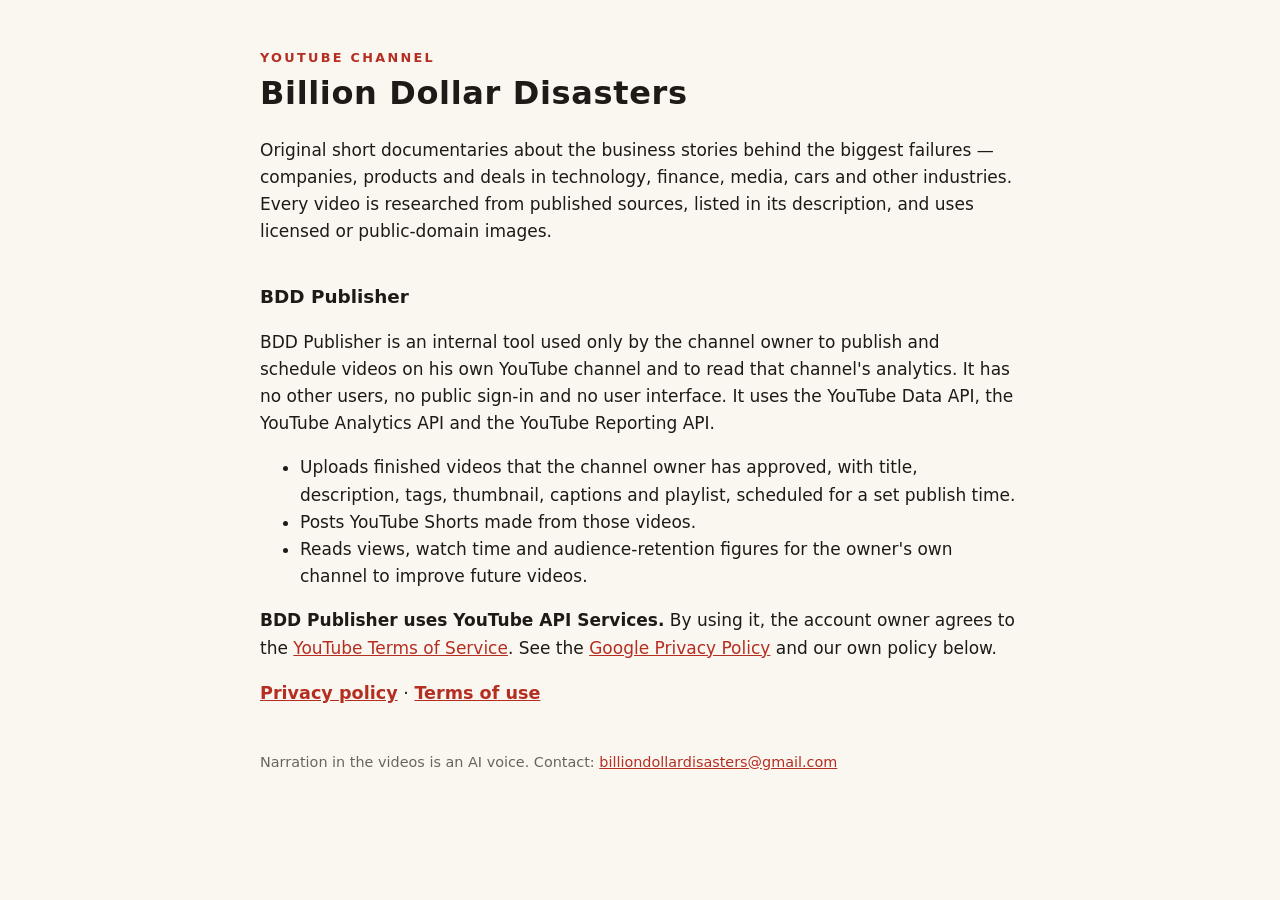
<file: index.html>
<!doctype html><html lang="en"><head><meta charset="utf-8"><meta name="viewport" content="width=device-width,initial-scale=1">
<title>Billion Dollar Disasters</title><link rel="stylesheet" href="style.css"></head><body><main>
<div class="k">YouTube channel</div>
<h1>Billion Dollar Disasters</h1>
<p>Original short documentaries about the business stories behind the biggest failures — companies, products and deals in technology, finance, media, cars and other industries. Every video is researched from published sources, listed in its description, and uses licensed or public-domain images.</p>
<h2>BDD Publisher</h2>
<p>BDD Publisher is an internal tool used only by the channel owner to publish and schedule videos on his own YouTube channel and to read that channel's analytics. It has no other users, no public sign-in and no user interface. It uses the YouTube Data API, the YouTube Analytics API and the YouTube Reporting API.</p>
<ul>
<li>Uploads finished videos that the channel owner has approved, with title, description, tags, thumbnail, captions and playlist, scheduled for a set publish time.</li>
<li>Posts YouTube Shorts made from those videos.</li>
<li>Reads views, watch time and audience-retention figures for the owner's own channel to improve future videos.</li>
</ul>
<p><b>BDD Publisher uses YouTube API Services.</b> By using it, the account owner agrees to the <a href="https://www.youtube.com/t/terms">YouTube Terms of Service</a>. See the <a href="https://policies.google.com/privacy">Google Privacy Policy</a> and our own policy below.</p>
<p style="font-size:1.1rem"><a href="privacy.html"><b>Privacy policy</b></a> · <a href="terms.html"><b>Terms of use</b></a></p>
<footer>Narration in the videos is an AI voice. Contact: <a href="mailto:billiondollardisasters@gmail.com">billiondollardisasters@gmail.com</a></footer>
</main></body></html>
</file>
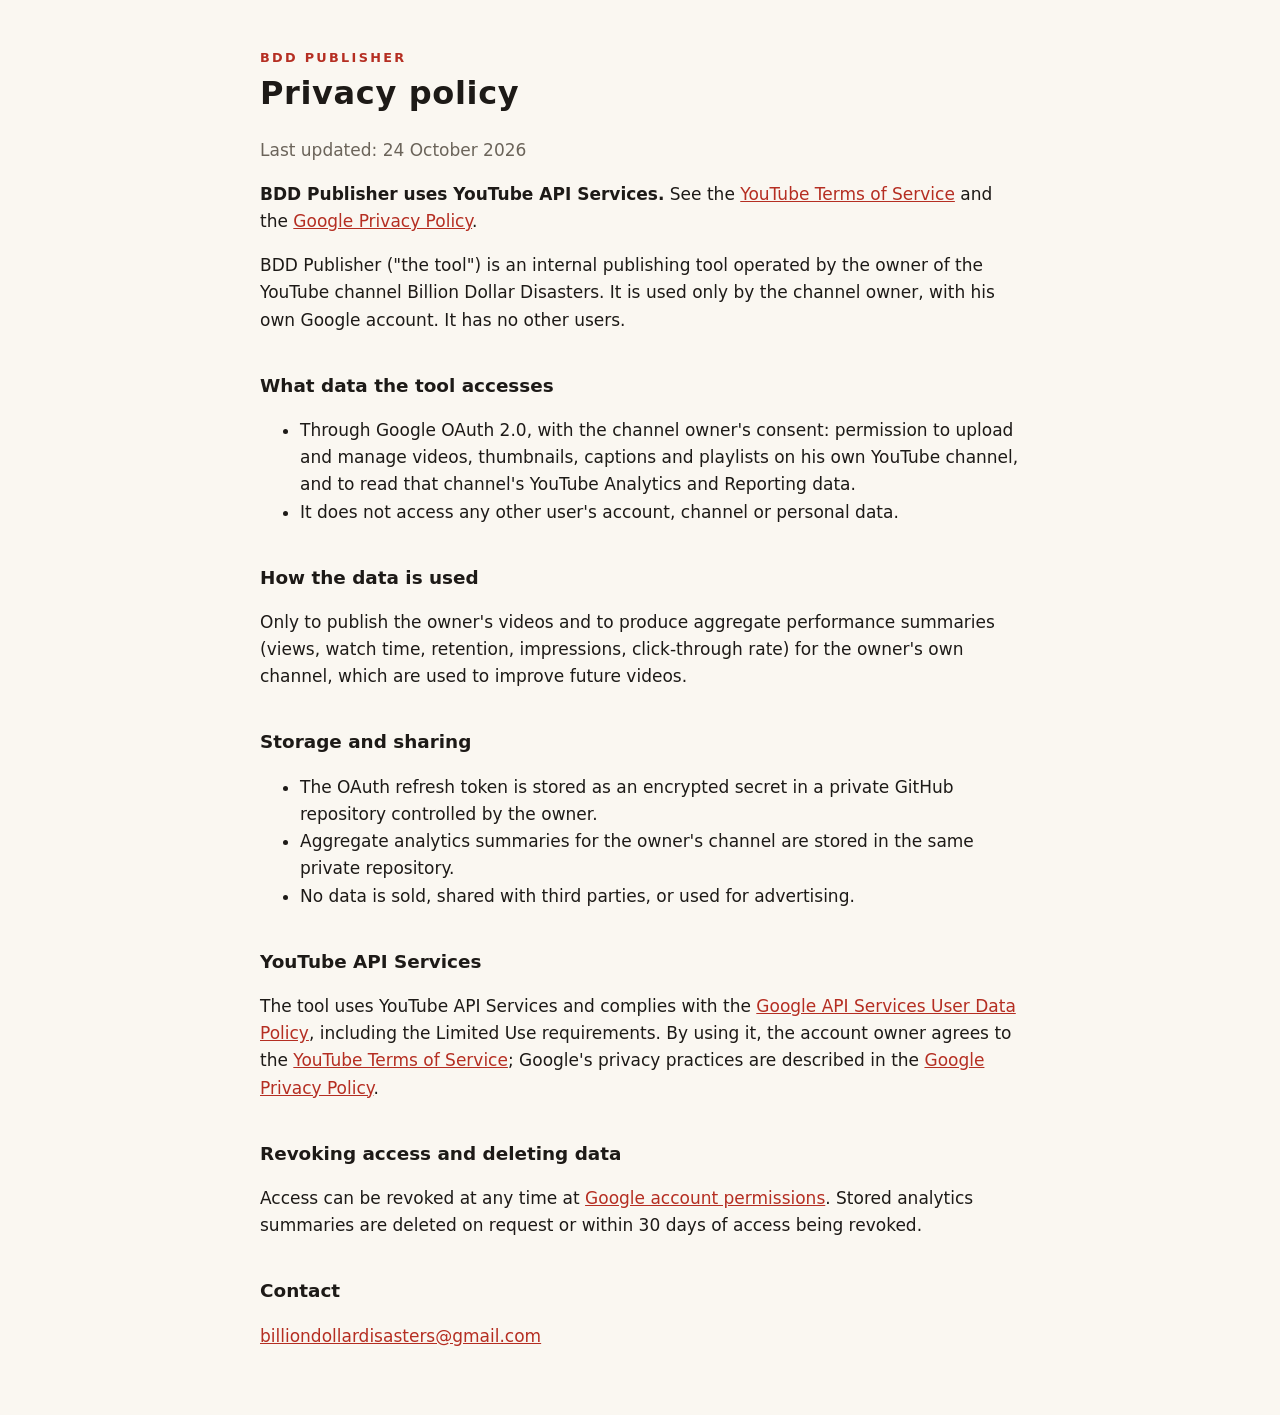
<file: privacy.html>
<!doctype html><html lang="en"><head><meta charset="utf-8"><meta name="viewport" content="width=device-width,initial-scale=1">
<title>Privacy Policy</title><link rel="stylesheet" href="style.css"></head><body><main>
<div class="k">BDD Publisher</div>
<h1>Privacy policy</h1>
<p class="m">Last updated: 24 October 2026</p>
<p><b>BDD Publisher uses YouTube API Services.</b> See the <a href="https://www.youtube.com/t/terms">YouTube Terms of Service</a> and the <a href="https://policies.google.com/privacy">Google Privacy Policy</a>.</p>
<p>BDD Publisher ("the tool") is an internal publishing tool operated by the owner of the YouTube channel Billion Dollar Disasters. It is used only by the channel owner, with his own Google account. It has no other users.</p>
<h2>What data the tool accesses</h2>
<ul>
<li>Through Google OAuth 2.0, with the channel owner's consent: permission to upload and manage videos, thumbnails, captions and playlists on his own YouTube channel, and to read that channel's YouTube Analytics and Reporting data.</li>
<li>It does not access any other user's account, channel or personal data.</li>
</ul>
<h2>How the data is used</h2>
<p>Only to publish the owner's videos and to produce aggregate performance summaries (views, watch time, retention, impressions, click-through rate) for the owner's own channel, which are used to improve future videos.</p>
<h2>Storage and sharing</h2>
<ul>
<li>The OAuth refresh token is stored as an encrypted secret in a private GitHub repository controlled by the owner.</li>
<li>Aggregate analytics summaries for the owner's channel are stored in the same private repository.</li>
<li>No data is sold, shared with third parties, or used for advertising.</li>
</ul>
<h2>YouTube API Services</h2>
<p>The tool uses YouTube API Services and complies with the <a href="https://developers.google.com/terms/api-services-user-data-policy">Google API Services User Data Policy</a>, including the Limited Use requirements. By using it, the account owner agrees to the <a href="https://www.youtube.com/t/terms">YouTube Terms of Service</a>; Google's privacy practices are described in the <a href="https://policies.google.com/privacy">Google Privacy Policy</a>.</p>
<h2>Revoking access and deleting data</h2>
<p>Access can be revoked at any time at <a href="https://security.google.com/settings/security/permissions">Google account permissions</a>. Stored analytics summaries are deleted on request or within 30 days of access being revoked.</p>
<h2>Contact</h2>
<p><a href="mailto:billiondollardisasters@gmail.com">billiondollardisasters@gmail.com</a></p>
</main></body></html>
</file>
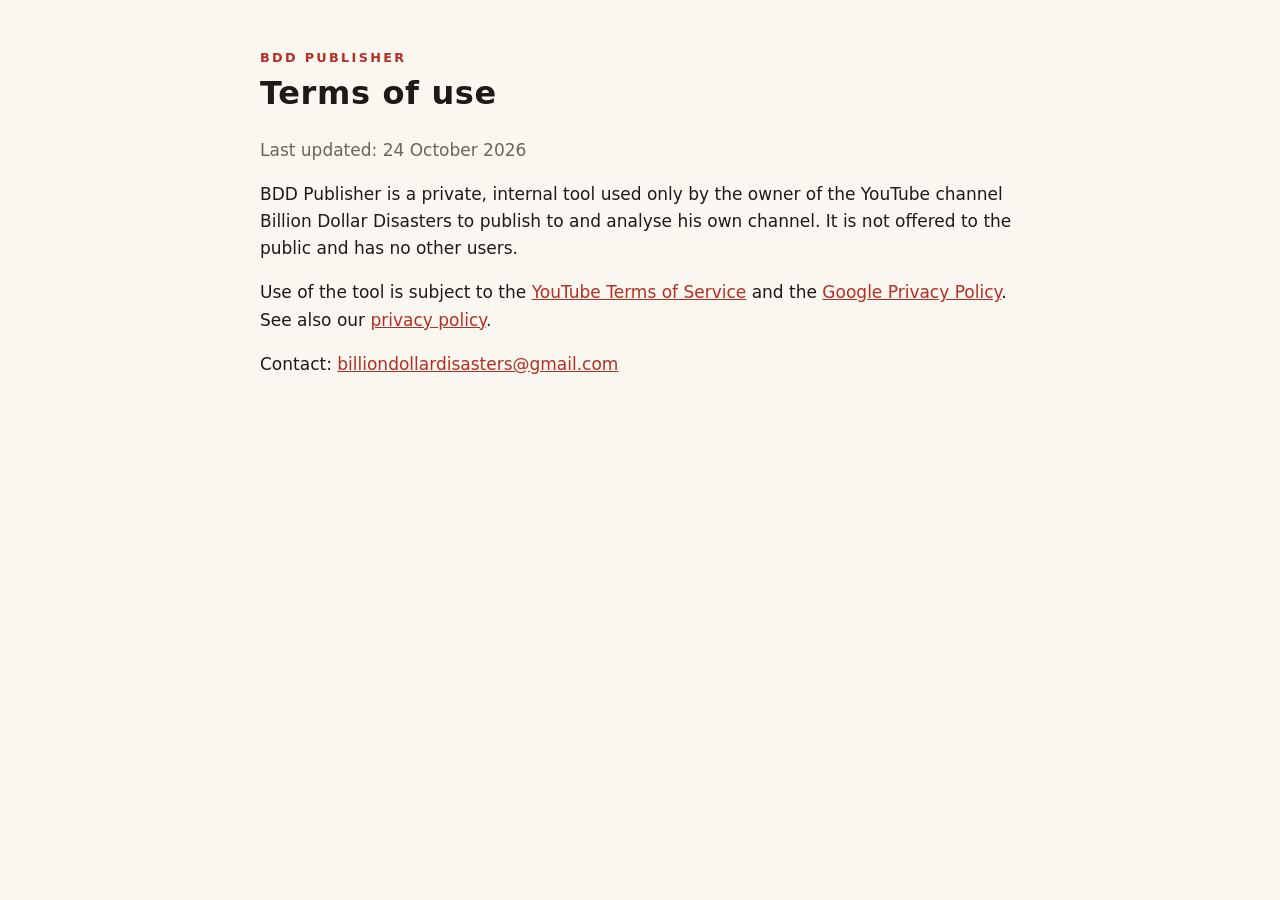
<file: terms.html>
<!doctype html><html lang="en"><head><meta charset="utf-8"><meta name="viewport" content="width=device-width,initial-scale=1">
<title>Terms of Use</title><link rel="stylesheet" href="style.css"></head><body><main>
<div class="k">BDD Publisher</div>
<h1>Terms of use</h1>
<p class="m">Last updated: 24 October 2026</p>
<p>BDD Publisher is a private, internal tool used only by the owner of the YouTube channel Billion Dollar Disasters to publish to and analyse his own channel. It is not offered to the public and has no other users.</p>
<p>Use of the tool is subject to the <a href="https://www.youtube.com/t/terms">YouTube Terms of Service</a> and the <a href="https://policies.google.com/privacy">Google Privacy Policy</a>. See also our <a href="privacy.html">privacy policy</a>.</p>
<p>Contact: <a href="mailto:billiondollardisasters@gmail.com">billiondollardisasters@gmail.com</a></p>
</main></body></html>
</file>
<file: style.css>
:root{--bg:#0f0e0d;--fg:#ede5d3;--muted:#9a9183;--accent:#d23a2c}
@media (prefers-color-scheme: light){:root{--bg:#faf7f1;--fg:#1d1a17;--muted:#6b645a;--accent:#b52e22}}
body{margin:0;background:var(--bg);color:var(--fg);font:17px/1.6 system-ui,-apple-system,Segoe UI,Roboto,sans-serif}
main{max-width:760px;margin:0 auto;padding:48px 16px}
h1{font-size:2rem;margin:0 0 .25em;letter-spacing:.02em}h2{font-size:1.15rem;margin-top:2em}
.k{color:var(--accent);text-transform:uppercase;letter-spacing:.18em;font-size:.8rem;font-weight:600}
a{color:var(--accent)}p,li{color:var(--fg)}small,.m{color:var(--muted)}
footer{margin-top:3em;color:var(--muted);font-size:.9rem}
</file>
